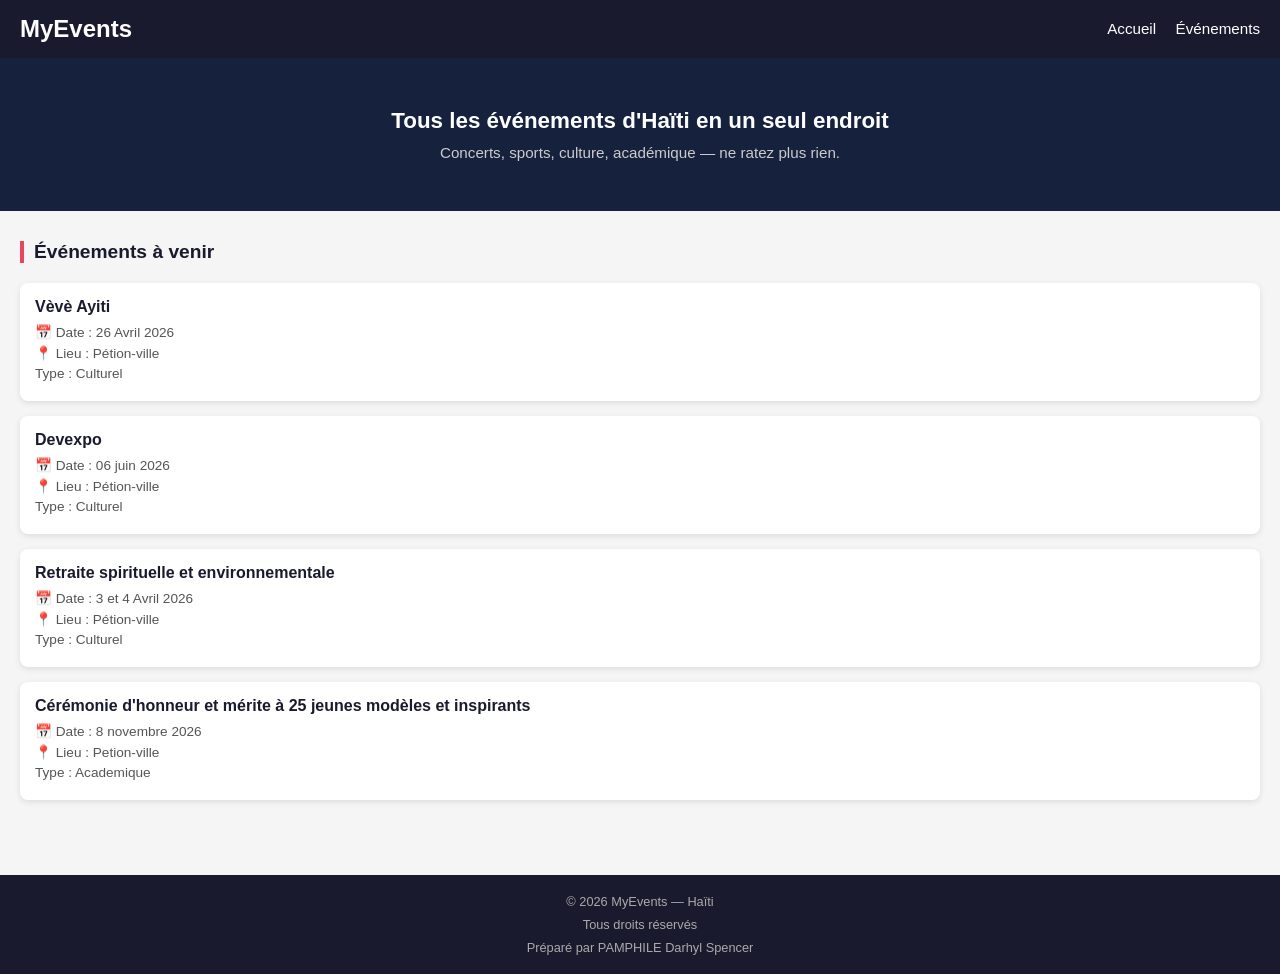
<file: index.html>
<!doctype html>
<html lang="fr">
    <head>
        <meta charset="utf-8" />
        <meta name="viewport" content="width=device-width, initial-scale=1.0" />
        <title>My Events</title>
        <link rel="stylesheet" href="style.css" />
    </head>
<body>
    <!-- projet débuté le 7 mars 2026-->
    <!-- HEADER -->
    <header>
        <h1>MyEvents</h1>
        <nav>
            <a href="index.html">Accueil</a>
            <a href="evenements.html">Événements</a>
        </nav>
    </header>

    <main>
        <!-- HERO -->
        <section class="hero">
            <h2>Tous les événements d'Haïti en un seul endroit</h2>
            <p>Concerts, sports, culture, académique — ne ratez plus rien.</p>
        </section>

        <!-- ÉVÉNEMENTS À VENIR -->
        <section class="evenements" id="liste-evenements">
            <h3>Événements à venir</h3>

            <div class="carte" data-type="culturel">
                <h4>Vèvè Ayiti</h4>
                <p>📅 Date : 26 Avril 2026</p>
                <p>📍 Lieu : Pétion-ville</p>
                <p>Type : Culturel</p>
            </div>

            <div class="carte" data-type="academique">
                <h4>Devexpo</h4>
                <p>📅 Date : 06 juin 2026</p>
                <p>📍 Lieu : Pétion-ville</p>
                <p>Type : Culturel</p>
            </div>

            <div class="carte" data-type="culturel">
                <h4>Retraite spirituelle et environnementale</h4>
                <p>📅 Date : 3 et 4 Avril 2026</p>
                <p>📍 Lieu : Pétion-ville</p>
                <p>Type : Culturel</p>
            </div>

            <div class="carte" data-type="academique">
                <h4>Cérémonie d'honneur et mérite à 25 jeunes modèles et inspirants</h4>
                <p>📅 Date : 8 novembre 2026</p>
                <p>📍 Lieu : Petion-ville</p>
                <p>Type : Academique</p>
            </div>
        </section>
    </main>

    <!-- FOOTER -->
    <footer>
        <p>© 2026 MyEvents — Haïti</p>
        <p>
            Tous droits réservés<br />
            Préparé par PAMPHILE Darhyl Spencer
        </p>
    </footer>
    
    <script src="script.js"></script>
</body>
</html>
</file>
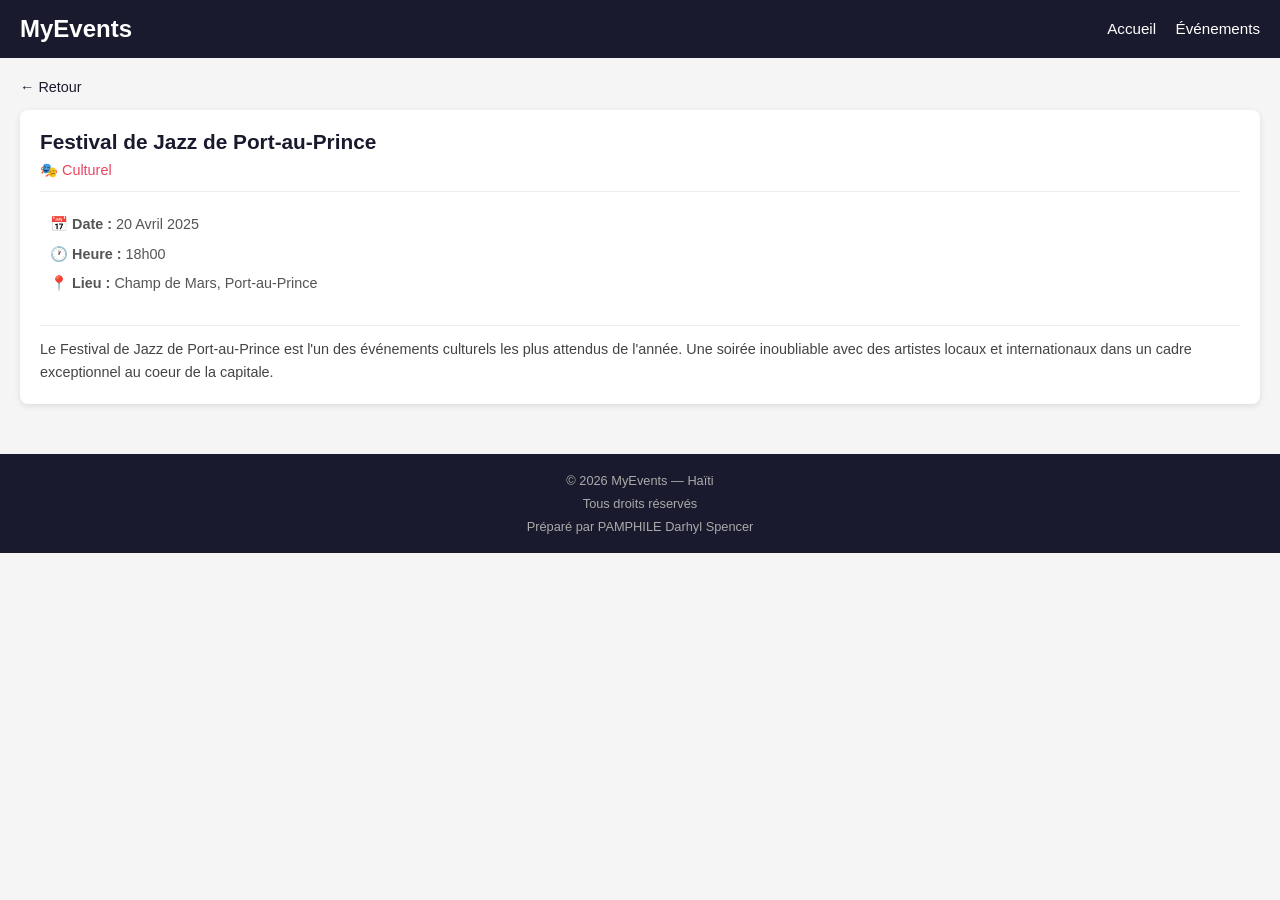
<file: detail.html>
<!doctype html>
<html lang="fr">
    <head>
        <meta charset="UTF-8" />
        <meta name="viewport" content="width=device-width, initial-scale=1.0" />
        <meta name="description" content="Détails complets des événements MyEvents en Haïti. Découvrez les dates, heures, lieux et descriptions de nos événements culturels, sportifs et académiques." />
        <meta name="keywords" content="événements, Haïti, Port-au-Prince, concerts, festivals, sports" />
        <title>MyEvents - Détail de l'Événement</title>
        <link rel="stylesheet" href="style.css" />
    </head>
    <body>
        <!-- HEADER -->
        <header>
            <h1>MyEvents</h1>
            <nav aria-label="Navigation principale">
                <a href="index.html" aria-label="Accueil">Accueil</a>
                <a href="evenements.html" aria-label="Liste des événements">Événements</a>
            </nav>
        </header>

        <!-- MAIN CONTENT -->
        <main class="detail" role="main">
            <a href="evenements.html" class="btn-retour" aria-label="Retourner à la liste des événements">← Retour</a>

            <article class="detail-carte">
                <h2>Festival de Jazz de Port-au-Prince</h2>
                <p class="detail-type">
                    <span aria-hidden="true">🎭</span>
                    <span class="sr-only">Icône</span> Culturel
                </p>
                <div class="divider"></div>
                <dl class="detail-info">
                    <dt class="sr-only">Date de l'événement</dt>
                    <dd>
                        <span aria-hidden="true">📅</span>
                        <span class="sr-only">Date :</span>
                        <strong>Date :</strong> <span class="detail-date">20 Avril 2025</span>
                    </dd>
                    <dt class="sr-only">Heure de l'événement</dt>
                    <dd>
                        <span aria-hidden="true">🕐</span>
                        <span class="sr-only">Heure :</span>
                        <strong>Heure :</strong> <span class="detail-heure">18h00</span>
                    </dd>
                    <dt class="sr-only">Lieu de l'événement</dt>
                    <dd>
                        <span aria-hidden="true">📍</span>
                        <span class="sr-only">Lieu :</span>
                        <strong>Lieu :</strong> <span class="detail-lieu">Champ de Mars, Port-au-Prince</span>
                    </dd>
                </dl>
                <div class="divider"></div>
                <p class="detail-description">
                    Le Festival de Jazz de Port-au-Prince est l'un des
                    événements culturels les plus attendus de l'année. Une
                    soirée inoubliable avec des artistes locaux et
                    internationaux dans un cadre exceptionnel au coeur de la
                    capitale.
                </p>
            </article>
        </main>

        <!-- FOOTER -->
        <footer>
            <p>© 2026 MyEvents — Haïti</p>
            <p>
                Tous droits réservés<br />
                Préparé par PAMPHILE Darhyl Spencer
            </p>
        </footer>
        
        <script src="script.js"></script>
    </body>
</html>
</file>
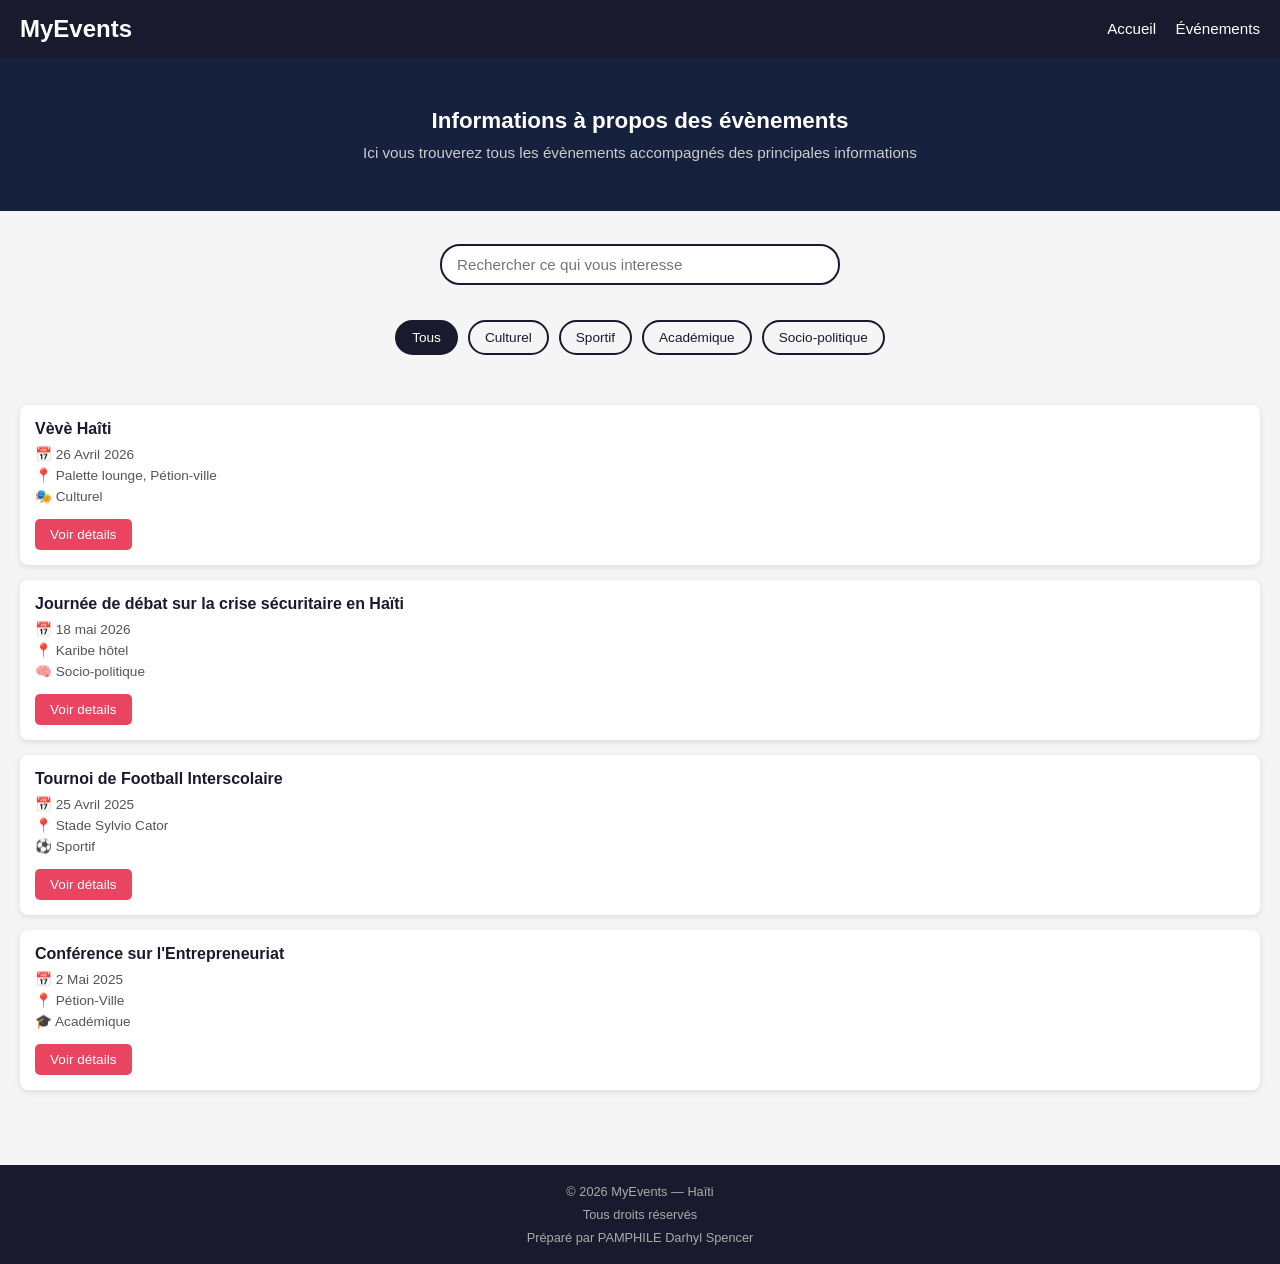
<file: evenements.html>
<!doctype html>
<html lang="fr">
    <head>
        <meta charset="UTF-8" />
        <meta name="viewport" content="width=device-width, initial-scale=1.0" />
        <title>MyEvents - Événements</title>
        <link rel="stylesheet" href="style.css" />
    </head>
    <body>
        <!-- HEADER -->
        <header>
            <h1>MyEvents</h1>
            <nav>
                <a href="index.html">Accueil</a>
                <a href="evenements.html">Événements</a>
            </nav>
        </header>

         <section class="hero">
            <h2>Informations à propos des évènements</h2>
            <p>
                Ici vous trouverez tous les évènements accompagnés des
                principales informations
            </p>
        </section>
        <br />

        <div id="entree">
            <input type="text" placeholder="Rechercher ce qui vous interesse" oninput="rechercherEvent()"/>
        </div>

        <!-- FILTRES -->
        <section class="filtres">
            <button class="filtre actif" data-type="tous">Tous</button>
            <button class="filtre" data-type="culturel">Culturel</button>
            <button class="filtre" data-type="sportif">Sportif</button>
            <button class="filtre" data-type="academique">Académique</button>
            <button class="filtre" data-type="social">Socio-politique</button>
        </section>

        <!-- LISTE ÉVÉNEMENTS -->
        <section class="evenements" id="liste-evenements">
            <div class="carte" data-type="culturel">
                <h4>Vèvè Haîti</h4>
                <p>📅 26 Avril 2026</p>
                <p>📍 Palette lounge, Pétion-ville</p>
                <p>🎭 Culturel</p>
                <a href="detail.html?id=1">Voir détails</a>
            </div>

            <div class="carte" data-type="social">
                <h4>Journée de débat sur la crise sécuritaire en Haïti</h4>
                <p>📅 18 mai 2026</p>
                <p>📍 Karibe hôtel</p>
                <p>🧠 Socio-politique</p>
                <a href="detail.html?id=3">Voir details</a>
            </div>

            <div class="carte" data-type="sportif">
                <h4>Tournoi de Football Interscolaire</h4>
                <p>📅 25 Avril 2025</p>
                <p>📍 Stade Sylvio Cator</p>
                <p>⚽ Sportif</p>
                <a href="detail.html?id=2">Voir détails</a>
            </div>

            <div class="carte" data-type="academique">
                <h4>Conférence sur l'Entrepreneuriat</h4>
                <p>📅 2 Mai 2025</p>
                <p>📍 Pétion-Ville</p>
                <p>🎓 Académique</p>
                <a href="detail.html?id=4">Voir détails</a>
            </div>
        </section>

        <!-- FOOTER -->
        <footer>
            <p>© 2026 MyEvents — Haïti</p>
            <p>
                Tous droits réservés<br />
                Préparé par PAMPHILE Darhyl Spencer
            </p>
        </footer>

        <script src="script.js"></script>
    </body>
</html>
</file>
<file: style.css>
.sr-only {
    position: absolute;
    width: 1px;
    height: 1px;
    margin: -1px;
    padding: 0;
    overflow: hidden;
    clip: rect(0, 0, 0, 0);
    border: 0;
}

.divider {
    height: 1px;
    background-color: #ccc;
    margin: 20px 0;
}

:focus {
    outline: 2px solid #005fcc;
}

.error-message {
    color: #d9534f;
    background-color: #f2dede;
    padding: 10px;
    border: 1px solid #ebccd1;
    border-radius: 4px;
}

.detail-info {
    line-height: 1.5;
    padding: 10px;
}

dl {
    margin: 0;
}

dl dt {
    font-weight: bold;
}

dl dd {
    margin: 0 0 10px 0;
}

/* Smooth transitions */
.transition {
    transition: all 0.3s ease;
}

/* Media queries for responsive design */
@media (max-width: 768px) {
    .detail-info {
        padding: 5px;
    }
}

/* RESET ET BASE */
* {
    margin: 0;
    padding: 0;
    box-sizing: border-box;
}

body {
    font-family: 'Segoe UI', sans-serif;
    background-color: #f5f5f5;
    color: #333;
}

/* ACCESSIBILITÉ */
.sr-only {
    position: absolute;
    width: 1px;
    height: 1px;
    overflow: hidden;
    clip: rect(0,0,0,0);
    white-space: nowrap;
}

/* HEADER */
header {
    background-color: #1a1a2e;
    padding: 15px 20px;
    display: flex;
    justify-content: space-between;
    align-items: center;
}

header h1 {
    color: #ffffff;
    font-size: 1.5rem;
}

nav a {
    color: #ffffff;
    text-decoration: none;
    margin-left: 15px;
    font-size: 0.95rem;
}

nav a:hover {
    color: #e94560;
}

/* HERO */
.hero {
    background-color: #16213e;
    color: #ffffff;
    text-align: center;
    padding: 50px 20px;
}

.hero h2 {
    font-size: 1.4rem;
    margin-bottom: 10px;
}

.hero p {
    font-size: 0.95rem;
    color: #cccccc;
}

/* ÉVÉNEMENTS */
.evenements {
    padding: 30px 20px;
}

.evenements h3 {
    font-size: 1.2rem;
    margin-bottom: 20px;
    color: #1a1a2e;
    border-left: 4px solid #e94560;
    padding-left: 10px;
}

/* CARTE */
.carte {
    background-color: #ffffff;
    border-radius: 8px;
    padding: 15px;
    margin-bottom: 15px;
    box-shadow: 0 2px 6px rgba(0,0,0,0.1);
}

.carte h4 {
    font-size: 1rem;
    color: #1a1a2e;
    margin-bottom: 8px;
}

.carte p {
    font-size: 0.85rem;
    color: #555;
    margin-bottom: 5px;
}

.carte a {
    display: inline-block;
    margin-top: 10px;
    padding: 8px 15px;
    background-color: #e94560;
    color: #ffffff;
    text-decoration: none;
    border-radius: 5px;
    font-size: 0.85rem;
}

.carte a:hover {
    background-color: #c73652;
}

/* FILTRES */
.filtres {
    display: flex;
    gap: 10px;
    padding: 20px;
    flex-wrap: wrap;
    justify-content: center;
}

.filtre {
    padding: 8px 15px;
    border: 2px solid #1a1a2e;
    background: transparent;
    border-radius: 20px;
    cursor: pointer;
    font-size: 0.85rem;
    color: #1a1a2e;
}

.filtre.actif {
    background-color: #1a1a2e;
    color: #ffffff;
}

/* ENTRÉE RECHERCHE */
#entree {
    display: flex;
    justify-content: center;
    padding: 15px 20px;
}

#entree input {
    width: 100%;
    max-width: 400px;
    padding: 10px 15px;
    border: 2px solid #1a1a2e;
    border-radius: 20px;
    font-size: 0.95rem;
    outline: none;
    color: #333;
    background-color: #ffffff;
    transition: border-color 0.3s;
}

#entree input:focus {
    border-color: #e94560;
}

/* DÉTAIL */
.detail {
    padding: 20px;
}

.btn-retour {
    display: inline-block;
    margin-bottom: 15px;
    color: #1a1a2e;
    text-decoration: none;
    font-size: 0.9rem;
}

.btn-retour:hover {
    color: #e94560;
}

.detail-carte {
    background-color: #ffffff;
    border-radius: 8px;
    padding: 20px;
    box-shadow: 0 2px 6px rgba(0,0,0,0.1);
}

.detail-carte h2 {
    color: #1a1a2e;
    margin-bottom: 8px;
    font-size: 1.3rem;
}

.detail-type {
    color: #e94560;
    font-size: 0.9rem;
    margin-bottom: 10px;
}

.divider {
    border-top: 1px solid #eeeeee;
    margin: 12px 0;
}

.detail-info dd {
    font-size: 0.9rem;
    color: #555;
    margin-bottom: 8px;
}

.detail-description {
    margin-top: 10px;
    line-height: 1.6;
    color: #444;
    font-size: 0.9rem;
}

/* FOOTER */
footer {
    background-color: #1a1a2e;
    color: #aaaaaa;
    text-align: center;
    padding: 15px;
    font-size: 0.8rem;
    margin-top: 30px;
    line-height: 1.8;
}

/* RESPONSIVE MOBILE */
@media (max-width: 600px) {
    header {
        flex-direction: column;
        text-align: center;
        gap: 10px;
    }

    nav a {
        margin: 0 8px;
        font-size: 0.85rem;
    }

    .hero h2 {
        font-size: 1.2rem;
    }

    .hero p {
        font-size: 0.85rem;
    }

    .carte {
        padding: 12px;
    }

    .filtres {
        justify-content: center;
    }
}
</file>
